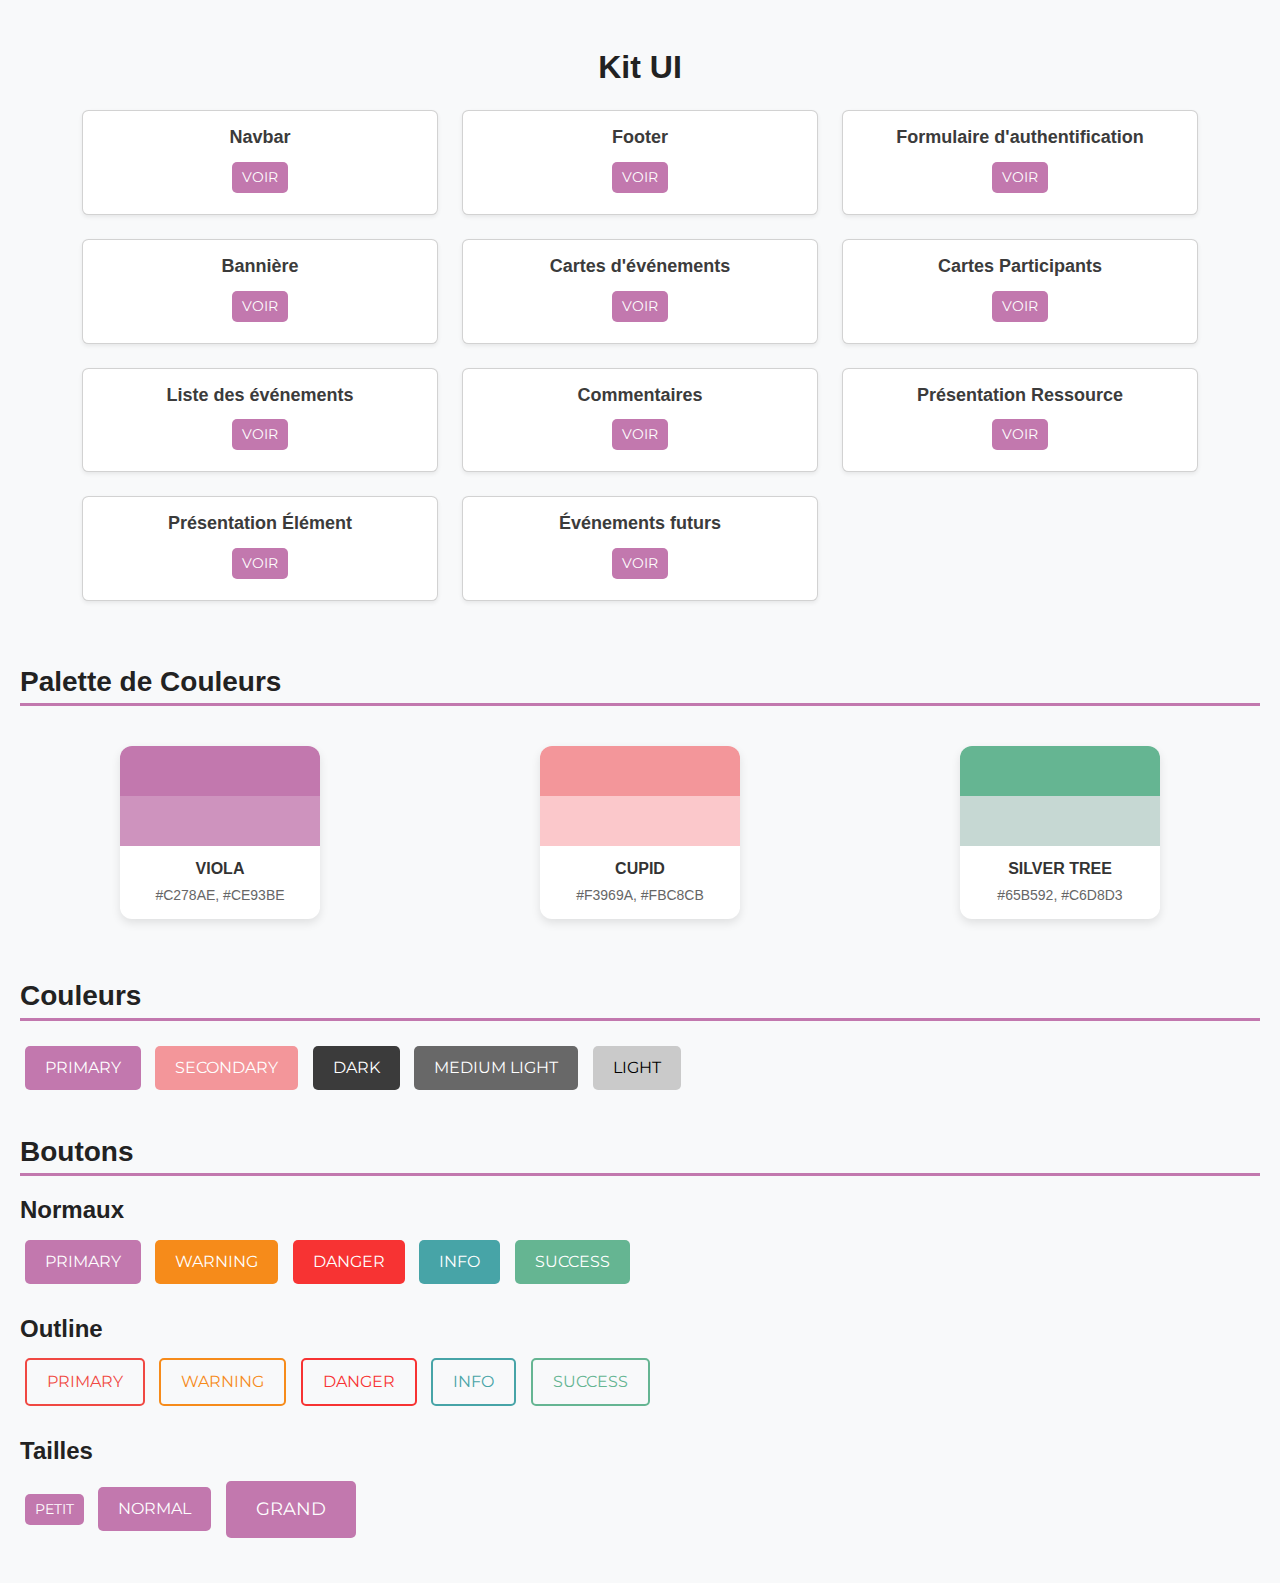
<file: index.html>
<!DOCTYPE html>
<html lang="fr">
<head>
  <meta charset="UTF-8">
  <meta name="viewport" content="width=device-width, initial-scale=1.0">
  <title>Accueil</title>
  <link rel="stylesheet" href="css/bootstrap.css">
  <link rel="stylesheet" href="css/style.css">
</head>
<body>

  <div class="container mt-5">
    <h1 class="text-center mb-4">Kit UI</h1>
    <div class="row">
      <!-- Navbar -->
      <div class="col-md-4 mb-4">
          <div class="card shadow-sm">
              <div class="card-body text-center">
                  <i class="fas fa-bars fa-3x mb-3 text-primary"></i>
                  <h5 class="card-title">Navbar</h5>
                  <a href="html/navbar.html" class="btn btn-sm btn-primary">Voir</a>
              </div>
          </div>
      </div>

      <!-- Footer -->
      <div class="col-md-4 mb-4">
          <div class="card shadow-sm">
              <div class="card-body text-center">
                  <i class="fas fa-shoe-prints fa-3x mb-3 text-primary"></i>
                  <h5 class="card-title">Footer</h5>
                  <a href="html/footer.html" class="btn btn-sm btn-primary">Voir</a>
              </div>
          </div>
      </div>

      <!-- Formulaire d'authentification -->
      <div class="col-md-4 mb-4">
          <div class="card shadow-sm">
              <div class="card-body text-center">
                  <i class="fas fa-user-lock fa-3x mb-3 text-primary"></i>
                  <h5 class="card-title">Formulaire d'authentification</h5>
                  <a href="html/authentification_form.html" class="btn btn-sm btn-primary">Voir</a>
              </div>
          </div>
      </div>

      <!-- Bannière -->
      <div class="col-md-4 mb-4">
          <div class="card shadow-sm">
              <div class="card-body text-center">
                  <i class="fas fa-image fa-3x mb-3 text-primary"></i>
                  <h5 class="card-title">Bannière</h5>
                  <a href="html/banner.html" class="btn btn-sm btn-primary">Voir</a>
              </div>
          </div>
      </div>

      <!-- Cartes d'événements -->
      <div class="col-md-4 mb-4">
          <div class="card shadow-sm">
              <div class="card-body text-center">
                  <i class="fas fa-calendar-check fa-3x mb-3 text-primary"></i>
                  <h5 class="card-title">Cartes d'événements</h5>
                  <a href="html/event_card.html" class="btn btn-sm btn-primary">Voir</a>
              </div>
          </div>
      </div>

      <!-- Cartes participants -->
      <div class="col-md-4 mb-4">
          <div class="card shadow-sm">
              <div class="card-body text-center">
                  <i class="fas fa-users fa-3x mb-3 text-primary"></i>
                  <h5 class="card-title">Cartes Participants</h5>
                  <a href="html/participant_card.html" class="btn btn-sm btn-primary">Voir</a>
              </div>
          </div>
      </div>

      <!-- Liste des événements -->
      <div class="col-md-4 mb-4">
          <div class="card shadow-sm">
              <div class="card-body text-center">
                  <i class="fas fa-list-alt fa-3x mb-3 text-primary"></i>
                  <h5 class="card-title">Liste des événements</h5>
                  <a href="html/event_list.html" class="btn btn-sm btn-primary">Voir</a>
              </div>
          </div>
      </div>

      <!-- Section Commentaires -->
      <div class="col-md-4 mb-4">
          <div class="card shadow-sm">
              <div class="card-body text-center">
                  <i class="fas fa-comments fa-3x mb-3 text-primary"></i>
                  <h5 class="card-title">Commentaires</h5>
                  <a href="html/comments.html" class="btn btn-sm btn-primary">Voir</a>
              </div>
          </div>
      </div>

      <!-- Présentation des ressources -->
      <div class="col-md-4 mb-4">
          <div class="card shadow-sm">
              <div class="card-body text-center">
                  <i class="fas fa-book-open fa-3x mb-3 text-primary"></i>
                  <h5 class="card-title">Présentation Ressource</h5>
                  <a href="html/resource_presentation.html" class="btn btn-sm btn-primary">Voir</a>
              </div>
          </div>
      </div>

      <!-- Section Présentation Élément -->
      <div class="col-md-4 mb-4">
          <div class="card shadow-sm">
              <div class="card-body text-center">
                  <i class="fas fa-align-left fa-3x mb-3 text-primary"></i>
                  <h5 class="card-title">Présentation Élément</h5>
                  <a href="html/element_presentation.html" class="btn btn-sm btn-primary">Voir</a>
              </div>
          </div>
      </div>

      <!-- Événements futurs -->
      <div class="col-md-4 mb-4">
          <div class="card shadow-sm">
              <div class="card-body text-center">
                  <i class="fas fa-clock fa-3x mb-3 text-primary"></i>
                  <h5 class="card-title">Événements futurs</h5>
                  <a href="html/future_events.html" class="btn btn-sm btn-primary">Voir</a>
              </div>
          </div>
      </div>

    </div>
  </div>


  <section>
    <h2>Palette de Couleurs</h2>
    <div class="color-container">

      <div class="color-card">
        <div class="color-box top" style="background-color: #C278AE;"></div>
        <div class="color-box bottom" style="background-color: #CE93BE;"></div>
        <div class="color-info">
          <h3>VIOLA</h3>
          <p>#C278AE, #CE93BE</p>
        </div>
      </div>

      <div class="color-card">
        <div class="color-box top" style="background-color: #F3969A;"></div>
        <div class="color-box bottom" style="background-color: #FBC8CB;"></div>
        <div class="color-info"> 
          <h3>CUPID</h3>
          <p>#F3969A, #FBC8CB</p>
        </div>
      </div>

      <div class="color-card">
        <div class="color-box top" style="background-color: #65B592;"></div>
        <div class="color-box bottom" style="background-color: #C6D8D3;"></div>
        <div class="color-info">
          <h3>SILVER TREE</h3>
          <p>#65B592, #C6D8D3</p>
        </div>
      </div>


    </div>
  </section>

  <section>
    <h2>Couleurs</h2>
    <button class="btn primary">Primary</button>
    <button class="btn secondary">Secondary</button>
    <button class="btn dark">Dark</button>
    <button class="btn medium-light">Medium Light</button>
    <button class="btn light">Light</button>
  </section>

  <section>
    <h2>Boutons</h2>

    <h3>Normaux</h3>
      <button class="btn primary">Primary</button>
      <button class="btn warning">Warning</button>
      <button class="btn danger">Danger</button>
      <button class="btn info">Info</button>
      <button class="btn success">Success</button><br>

    <br><h3>Outline</h3>
      <button class="btn btn-outline primary">Primary</button>
      <button class="btn btn-outline warning">Warning</button>
      <button class="btn btn-outline danger">Danger</button>
      <button class="btn btn-outline info">Info</button>
      <button class="btn btn-outline success">Success</button><br>

    <br><h3>Tailles</h3>
      <button class="btn primary btn-sm">Petit</button>
      <button class="btn primary">Normal</button>
      <button class="btn primary btn-lg">Grand</button>
</section>

</body>
</html>
</file>
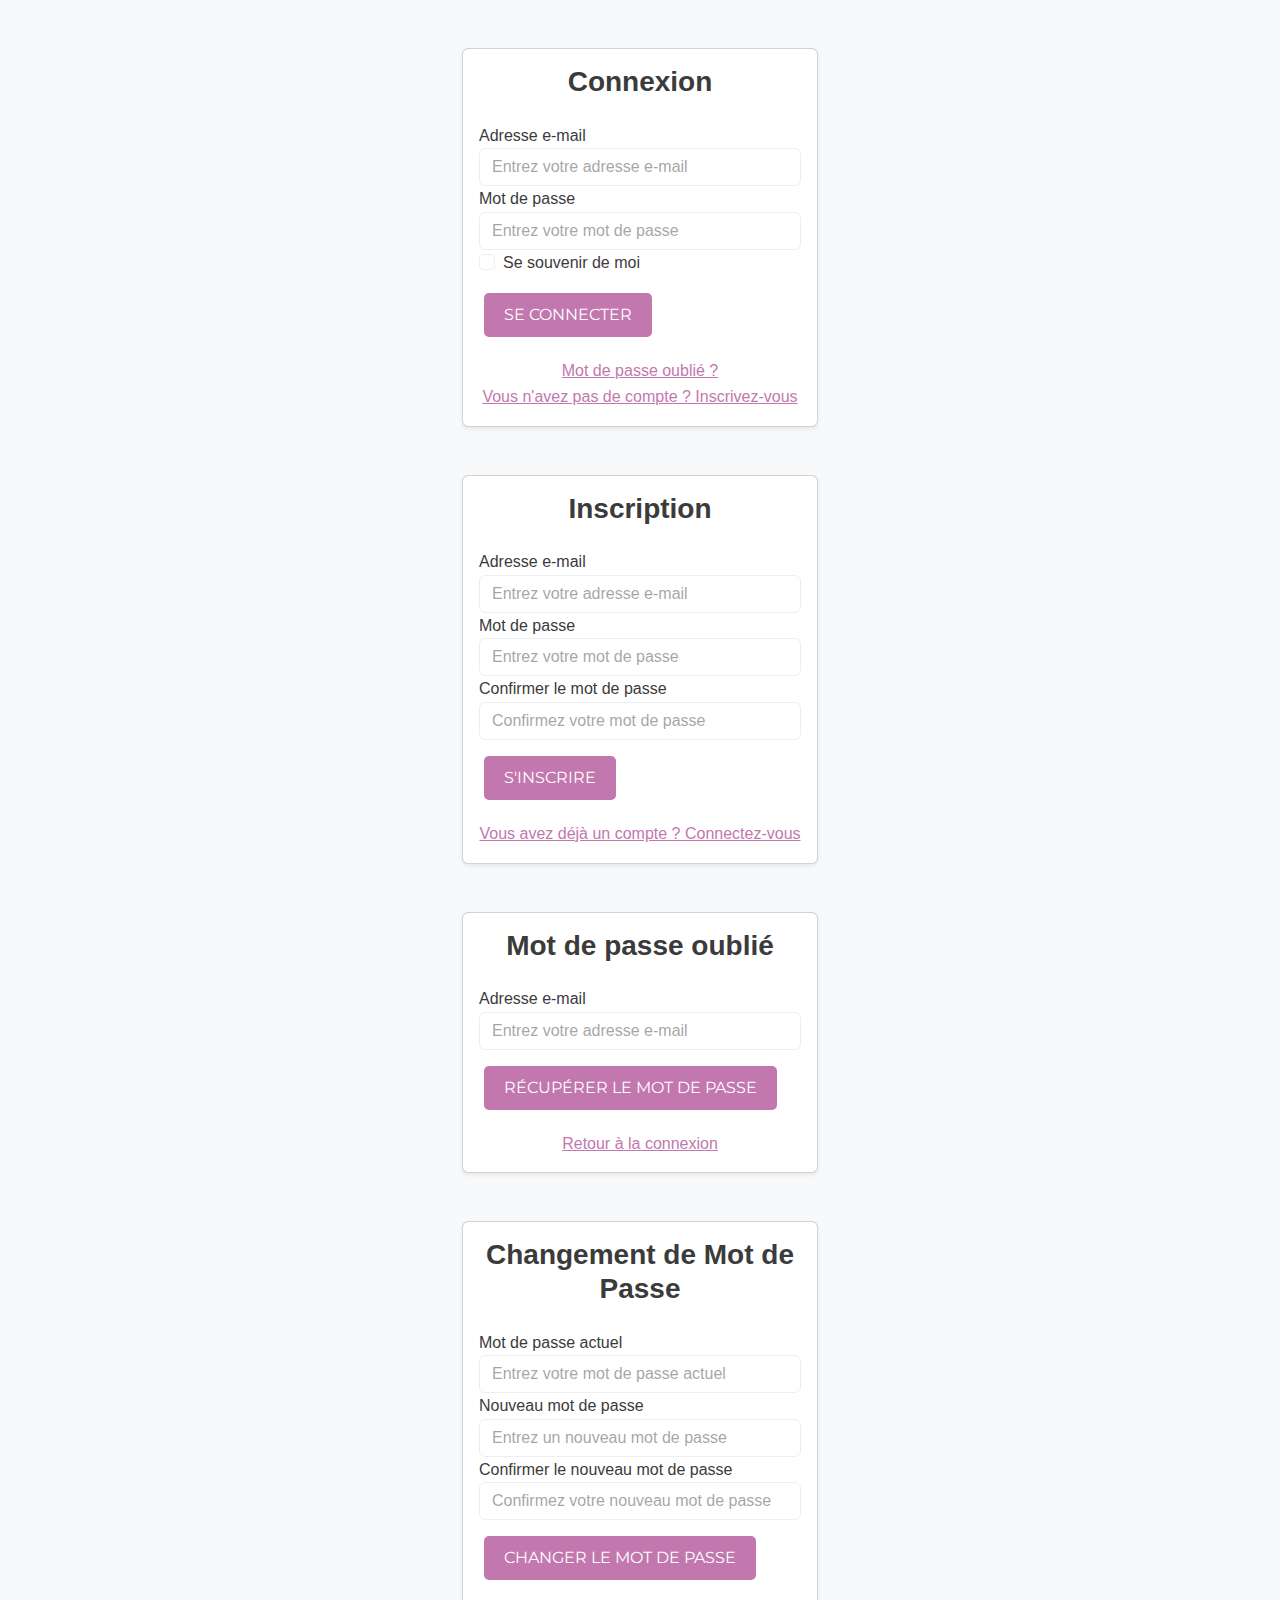
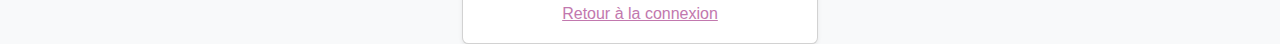
<file: html/authentification_form.html>
<!DOCTYPE html>
<html lang="fr">
<head>
  <meta charset="UTF-8">
  <meta name="viewport" content="width=device-width, initial-scale=1.0">
  <title>Formulaires d'authentification</title>
  <link rel="stylesheet" href="../css/bootstrap.css">
  <link rel="stylesheet" href="../css/style.css">
</head>
<body>

   <!-- Formulaire de Connexion -->
   <div class="container mt-5">
    <div class="row justify-content-center">
      <div class="col-md-6 col-lg-4">
        <div class="card shadow-sm">
          <div class="card-body">
            <h2 class="text-center mb-4">Connexion</h2>

            <form>

              <div class="form-group">
                <label for="email">Adresse e-mail</label>
                <input type="email" class="form-control" id="email" placeholder="Entrez votre adresse e-mail" required>
              </div>

              <div class="form-group">
                <label for="password">Mot de passe</label>
                <input type="password" class="form-control" id="password" placeholder="Entrez votre mot de passe" required>
              </div>

              <div class="form-check">
                <input type="checkbox" class="form-check-input" id="rememberMe">
                <label class="form-check-label" for="rememberMe">Se souvenir de moi</label>
              </div>

              <button type="submit" class="btn btn-primary btn-block mt-3">Se connecter</button>

            </form>

            <div class="mt-3 text-center">
              <a href="forgot-password.html">Mot de passe oublié ?</a><br>
              <a href="signup.html">Vous n'avez pas de compte ? Inscrivez-vous</a>
            </div>
          </div>
        </div>
      </div>
    </div>
  </div>

   <!-- Formulaire d'Inscription -->
   <div class="container mt-5">
    <div class="row justify-content-center">
      <div class="col-md-6 col-lg-4">
        <div class="card shadow-sm">
          <div class="card-body">
            <h2 class="text-center mb-4">Inscription</h2>

            <form>

              <div class="form-group">
                <label for="signupEmail">Adresse e-mail</label>
                <input type="email" class="form-control" id="signupEmail" placeholder="Entrez votre adresse e-mail" required>
              </div>

              <div class="form-group">
                <label for="signupPassword">Mot de passe</label>
                <input type="password" class="form-control" id="signupPassword" placeholder="Entrez votre mot de passe" required>
              </div>

              <div class="form-group">
                <label for="confirmPassword">Confirmer le mot de passe</label>
                <input type="password" class="form-control" id="confirmPassword" placeholder="Confirmez votre mot de passe" required>
              </div>

              <button type="submit" class="btn btn-primary btn-block mt-3">S'inscrire</button>

            </form>

            <div class="mt-3 text-center">
              <a href="login.html">Vous avez déjà un compte ? Connectez-vous</a>
            </div>
          </div>
        </div>
      </div>
    </div>
  </div>

   <!-- Formulaire Mot de Passe Oublié -->
   <div class="container mt-5">
    <div class="row justify-content-center">
      <div class="col-md-6 col-lg-4">
        <div class="card shadow-sm">
          <div class="card-body">
            <h2 class="text-center mb-4">Mot de passe oublié</h2>

            <form>

              <div class="form-group">
                <label for="forgotEmail">Adresse e-mail</label>
                <input type="email" class="form-control" id="forgotEmail" placeholder="Entrez votre adresse e-mail" required>
              </div>

              <button type="submit" class="btn btn-primary btn-block mt-3">Récupérer le mot de passe</button>

            </form>

            <div class="mt-3 text-center">
              <a href="login.html">Retour à la connexion</a>
            </div>
          </div>
        </div>
      </div>
    </div>
  </div>

   <!-- Formulaire Changement de Mot de Passe -->
   <div class="container mt-5">
    <div class="row justify-content-center">
      <div class="col-md-6 col-lg-4">
        <div class="card shadow-sm">
          <div class="card-body">
            <h2 class="text-center mb-4">Changement de Mot de Passe</h2>

            <form>

              <div class="form-group">
                <label for="currentPassword">Mot de passe actuel</label>
                <input type="password" class="form-control" id="currentPassword" placeholder="Entrez votre mot de passe actuel" required>
              </div>

              <div class="form-group">
                <label for="newPassword">Nouveau mot de passe</label>
                <input type="password" class="form-control" id="newPassword" placeholder="Entrez un nouveau mot de passe" required>
              </div>

              <div class="form-group">
                <label for="confirmNewPassword">Confirmer le nouveau mot de passe</label>
                <input type="password" class="form-control" id="confirmNewPassword" placeholder="Confirmez votre nouveau mot de passe" required>
              </div>

              <button type="submit" class="btn btn-primary btn-block mt-3">Changer le mot de passe</button>

            </form>

            <div class="mt-3 text-center">
              <a href="login.html">Retour à la connexion</a>
            </div>
          </div>
        </div>
      </div>
    </div>
  </div>

</body>
</html>
</file>
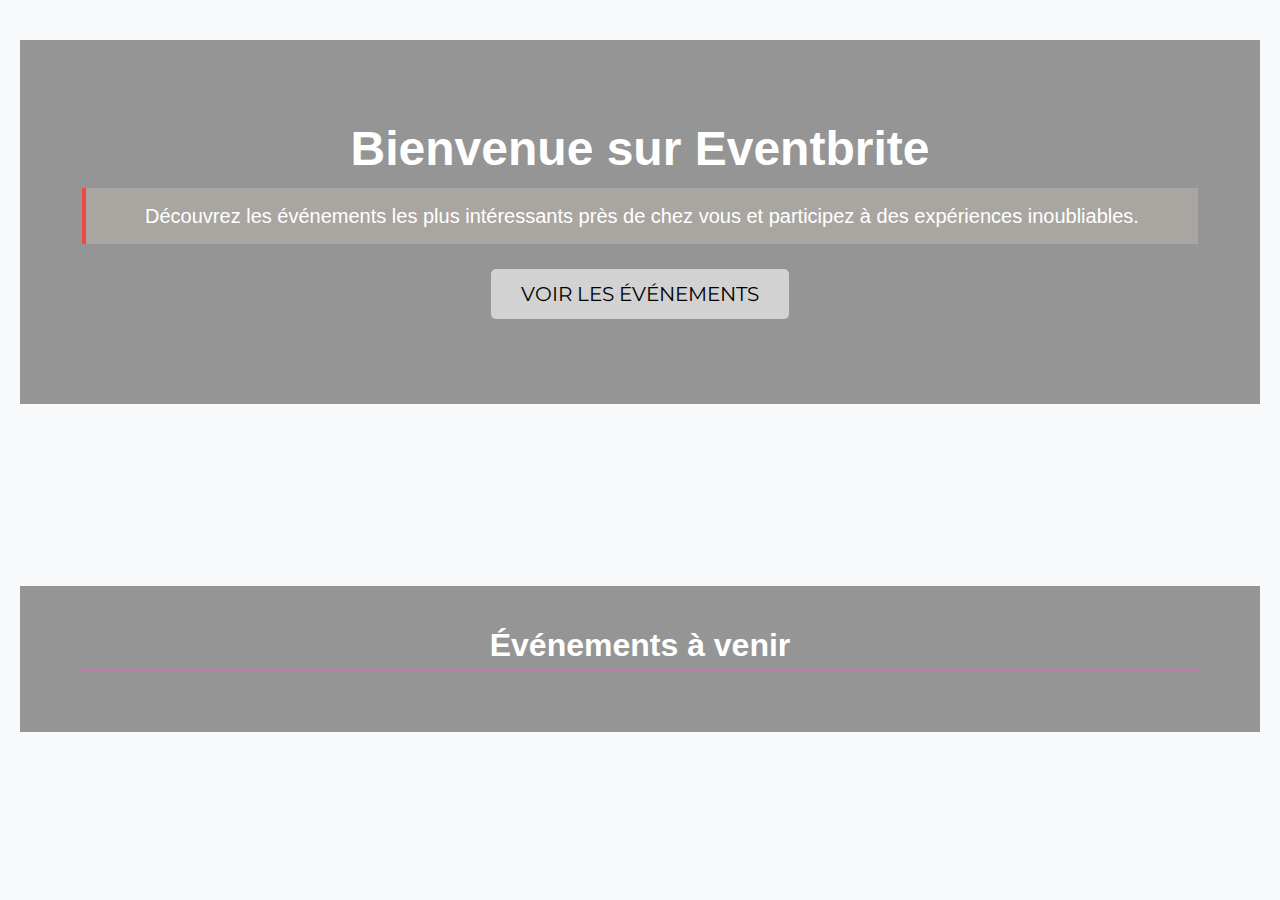
<file: html/banner.html>
<!DOCTYPE html>
<html lang="fr">
<head>
  <meta charset="UTF-8">
  <meta name="viewport" content="width=device-width, initial-scale=1.0">
  <title>Bannière</title>
  <link rel="stylesheet" href="../css/bootstrap.css">
  <link rel="stylesheet" href="../css/style.css">
</head>
<body>

  <section class="banner-large">
    <div class="container text-center">
      <h1 class="display-4">Bienvenue sur Eventbrite</h1>
      <p class="lead">Découvrez les événements les plus intéressants près de chez vous et participez à des expériences inoubliables.</p>
      <a href="html/event_list.html" class="btn btn-primary btn-lg">Voir les événements</a>
    </div>
  </section><br><br><br><br>

  <!-- Bannière plus petite -->
  <section class="banner-small">
    <div class="container text-center">
      <h2>Événements à venir</h2>
    </div>
  </section>

</body>
</html>
</file>
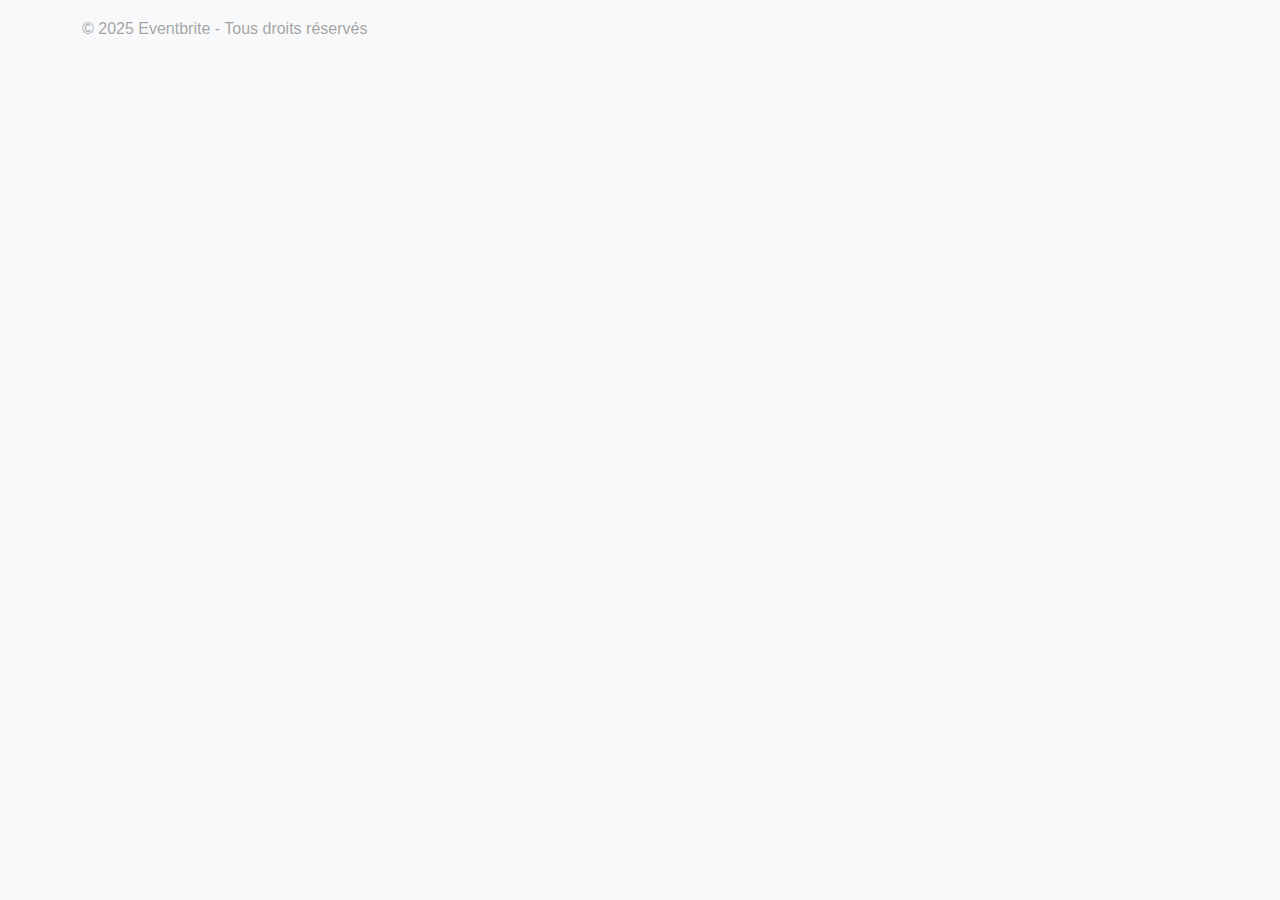
<file: html/footer.html>
<!DOCTYPE html>
<html lang="fr">
<head>
  <meta charset="UTF-8">
  <meta name="viewport" content="width=device-width, initial-scale=1.0">
  <title>Footer</title>
  <link rel="stylesheet" href="../css/bootstrap.css">
  <link rel="stylesheet" href="../css/style.css">
</head>
<body>

  <footer class="footer bg-light py-3">
    <div class="container">
      <span class="text-muted">© 2025 Eventbrite - Tous droits réservés</span>
    </div>
  </footer>
  

</body>
</html>
</file>
<file: css/style.css>
/* Style pour la grosse bannière */
.banner-large {
  position: relative;
  background-image: url('https://cdn.pixabay.com/photo/2016/12/03/15/44/fireworks-1880045_1280.jpg');
  background-size: cover;
  background-position: center;
  padding: 80px 0;
  color: white; /* Couleur du texte en blanc */
}

.banner-large::before {
  content: '';
  position: absolute;
  top: 0;
  left: 0;
  right: 0;
  bottom: 0;
  background: rgba(0, 0, 0, 0.4); /* Overlay semi-transparent noir */
  z-index: 1; /* S'assure que l'overlay est au-dessus de l'image mais en dessous du texte */
}

.banner-large .container {
  position: relative;
  z-index: 2; /* Assure que le texte est au-dessus de l'overlay */
}

.banner-large h1 {
  font-size: 3rem;
  font-weight: bold;
  color: white; /* Texte en blanc */
}

.banner-large p {
  font-size: 1.25rem;
  margin-bottom: 20px;
  color: white; /* Texte en blanc */
}

.banner-large .btn {
  font-size: 1.25rem;
  padding: 10px 30px;
  color: rgb(0, 0, 0); /* Texte du bouton en blanc */
  background-color: #ffffff93; /* Couleur de fond du bouton */
}

/* Style pour la bannière plus petite */
.banner-small {
  position: relative;
  background-image: url('https://cdn.pixabay.com/photo/2018/05/10/11/34/concert-3387324_1280.jpg');
  background-size: cover;
  background-position: center;
  padding: 40px 0;
  color: white; /* Couleur du texte en blanc */
}

.banner-small::before {
  content: '';
  position: absolute;
  top: 0;
  left: 0;
  right: 0;
  bottom: 0;
  background: rgba(0, 0, 0, 0.4); /* Overlay semi-transparent noir */
  z-index: 1; /* S'assure que l'overlay est au-dessus de l'image mais en dessous du texte */
}

.banner-small .container {
  position: relative;
  z-index: 2; /* Assure que le texte est au-dessus de l'overlay */
}

.banner-small h2 {
  font-size: 2rem;
  font-weight: bold;
  color: white; /* Texte en blanc */
}

.presentation-element {
  padding: 40px 0;
}

.presentation-element h2 {
  font-size: 2rem;
  font-weight: bold;
  margin-bottom: 20px;
}

.presentation-element p {
  font-size: 1.25rem;
  margin-bottom: 20px;
}

.presentation-element .btn {
  font-size: 1rem;
  padding: 12px 30px;
}

.events-list .card {
  border-radius: 10px;
  box-shadow: 0 4px 8px rgba(0, 0, 0, 0.1);
}

.events-list .card-img-top {
  border-radius: 10px 10px 0 0;
}

.events-list .card-body {
  padding: 20px;
}

.events-list .btn {
  margin-top: 10px;
}

/*-----------------------------------------------*/

/* ---------------------- */
/*       BASE GLOBALE     */
/* ---------------------- */
body {
  font-family: 'Roboto', sans-serif;
  font-size: 16px;
  line-height: 1.6;
  color: #333;
  margin: 0 20px;
  padding: 0;
  background-color: #f8f9fa;
}

/* ---------------------- */
/*      TYPOGRAPHIE       */
/* ---------------------- */
h1, h2, h3, h4, h5, h6 {
  font-family: 'Poppins', sans-serif;
  font-weight: 700;
  color: #222;
  margin-bottom: 10px;
}

h1 { font-size: 32px; }
h2 { font-size: 28px; }
h3 { font-size: 24px; }
h4 { font-size: 20px; }
h5 { font-size: 18px; }
h6 { font-size: 16px; }

p {
  font-size: 16px;
  font-weight: 400;
  color: #444;
  margin-bottom: 10px;
}

.lead {
  font-size: 18px;
  font-weight: 500;
  color: #111;
  line-height: 1.8;
  background-color: #fdf0d531;
  padding: 10px;
  border-left: 4px solid #F04842;
}

blockquote {
  font-style: italic;
  font-size: 18px;
  color: #666;
  border-left: 5px solid #CB9666;
  padding-left: 15px;
  margin: 20px 0;
}

/* ---------------------- */
/*    PALETTE COULEURS    */
/* ---------------------- */
.color-container {
  display: flex;
  justify-content: center;
  flex-wrap: wrap;
  gap: 20px;
}

.color-card {
  width: 200px;
  border-radius: 12px;
  overflow: hidden;
  box-shadow: 0px 4px 10px rgba(0, 0, 0, 0.1);
  background: white;
  text-align: center;
  margin: 20px auto;
  padding-bottom: 10px;
}

.color-box {
  height: 50px;
  width: 100%;
}

.color-info {
  padding: 3px;
  background-color: white;
}

.color-info h3 {
  margin: 10px 0 5px;
  font-size: 16px;
  color: #333;
  font-weight: bold;
}

.color-info p {
  margin: 0;
  font-size: 14px;
  color: #666;
}

/* ---------------------- */
/*        BOUTONS         */
/* ---------------------- */
.btn {
  padding: 10px 20px;
  border: none;
  color: white;
  cursor: pointer;
  margin: 5px;
  font-size: 16px;
  border-radius: 5px;
  transition: 0.3s;
  text-transform: uppercase;
  display: inline-flex;  /* Changement ici, pour mieux contrôler les boutons */
  justify-content: center; /* Aligner le texte au centre */
  align-items: center;     /* Aligner verticalement */
  width: auto;            /* Important : ajuste la largeur à celle du contenu */
}

.btn:hover {
  opacity: 0.8;
}

/* Couleurs des boutons */
.btn.primary { background-color: #c278ae; }
.btn.secondary { background-color: #f3969a; }
.btn.dark { background-color: #3b3b3b; }
.btn.medium-light { background-color: #686868; }
.btn.light { background-color: #cacaca; color: #000; }

.btn.warning { background-color: #f68b1a; }
.btn.danger { background-color: #f73333; }
.btn.info { background-color: #47A4A7; }
.btn.success { background-color: #65B592; }

/* Boutons Outline */
.btn-outline {
  background-color: transparent !important;
  border: 2px solid;
  color: inherit;
  display: inline-block;  /* Important pour les boutons outline */
  width: auto;            /* Pour empêcher la largeur 100% */
}

.btn-outline.primary {
  border-color: #F04842;
  color: #F04842;
}

.btn-outline.warning {
  border-color: #f68b1a;
  color: #f68b1a;
}

.btn-outline.danger {
  border-color: #f73333;
  color: #f73333;
}

.btn-outline.info {
  border-color: #47A4A7;
  color: #47A4A7;
}

.btn-outline.success {
  border-color: #65B592;
  color: #65B592;
}

.btn-outline:hover {
  background-color: inherit !important;
  color: white !important;
}

.btn-outline.primary:hover {
  background-color: #F04842 !important;
}

.btn-outline.warning:hover {
  background-color: #f68b1a !important;
}

.btn-outline.danger:hover {
  background-color: #f73333 !important;
}

.btn-outline.info:hover {
  background-color: #47A4A7 !important;
}

.btn-outline.success:hover {
  background-color: #65B592 !important;
}

/* Tailles des boutons */
.btn-sm { padding: 5px 10px; font-size: 14px; }
.btn-lg { padding: 15px 30px; font-size: 18px; }

/* ---------------------- */
/*        LISTES          */
/* ---------------------- */

/* Conteneur des listes en ligne */
.lists-wrapper {
  display: flex;
  justify-content: space-between;
  gap: 40px;
  max-width: 800px;
  margin: 0 auto;
}

/* Chaque liste prend 50% de l’espace */
.icon-list, .number-list {
  flex: 1;
  font-size: 16px;
}

/* Style des éléments de la liste */
.list-group-item {
  display: flex;
  align-items: center;
  padding: 12px 16px;
  font-size: 16px; /* Aligné avec les paragraphes */
  color: #444; /* Même couleur que les <p> */
  border-bottom: 1px solid #eee;
  background: white; /* Fond blanc */
  border-radius: 5px;
  margin-bottom: 8px; /* Espacement entre chaque élément */
  box-shadow: 0px 2px 5px rgba(0, 0, 0, 0.05);
}

/* Dernier élément sans bordure */
.list-group-item:last-child {
  border-bottom: none;
}

/* Icônes plus petites */
.list-group-item .icon {
  font-size: 18px;
  margin-right: 10px;
  color: #4CAF50;
}

/* Style des numéros en cercle */
.number {
  display: flex;
  justify-content: center;
  align-items: center;
  width: 22px;
  height: 22px;
  border-radius: 50%;
  background-color: #F04842;
  color: white;
  font-weight: bold;
  font-size: 14px;
  margin-right: 12px;
}

/* Effet au survol */
.list-group-item:hover {
  background: #f3f3f3;
}


/* ---------------------- */
/*      SECTIONS          */
/* ---------------------- */
section {
  margin: 40px 0;
}

section h2 {
  border-bottom: 3px solid #c278ae;
  padding-bottom: 5px;
  margin-bottom: 20px;
}
</file>
